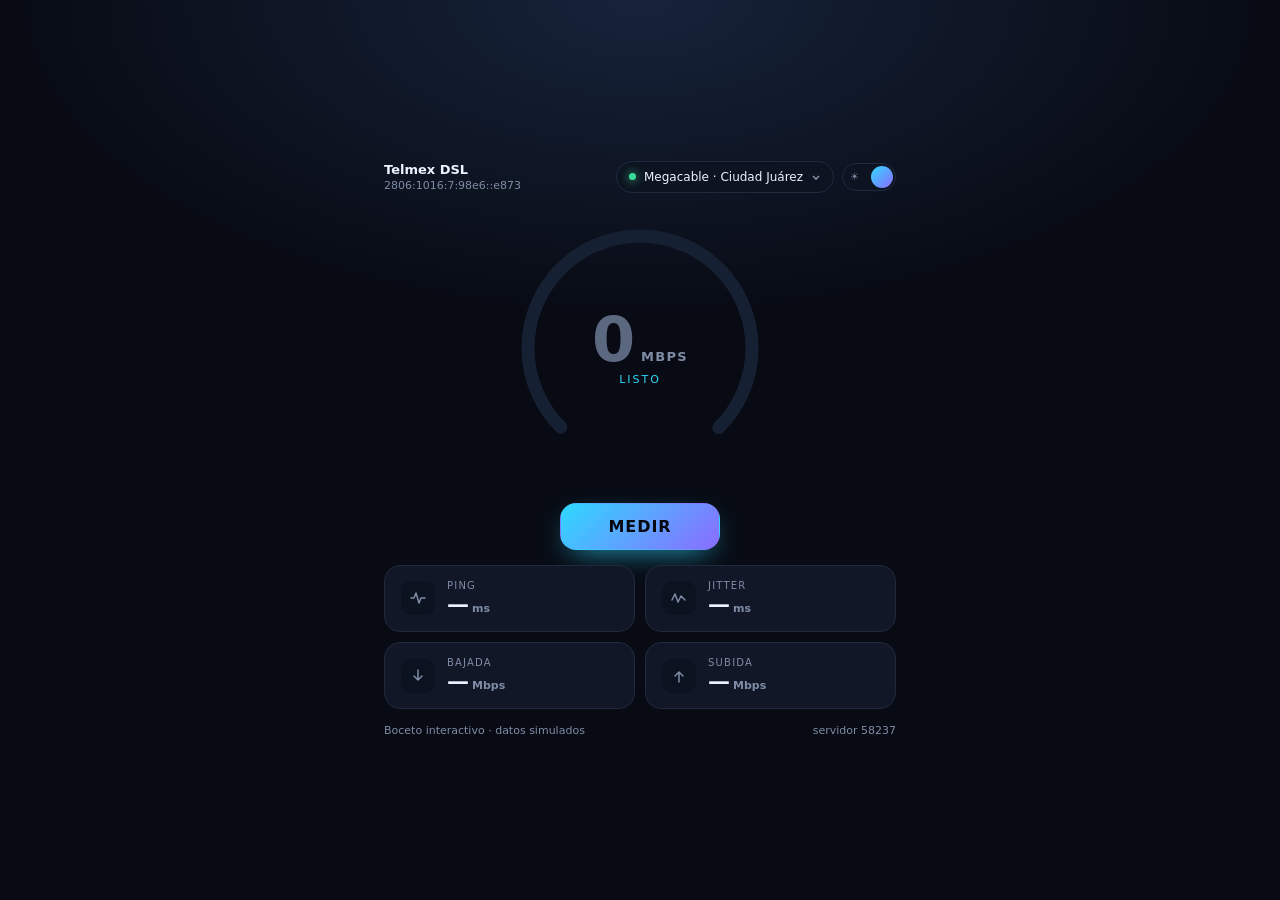
<file: mockup/index.html>
<!doctype html>
<html lang="es">
  <head>
    <meta charset="utf-8" />
    <meta name="viewport" content="width=device-width, initial-scale=1" />
    <title>LightningTest — boceto</title>
    <style>
      :root {
        color-scheme: dark;
        --bg: #080b14;
        --bg-glow: #16233a;
        --panel: #111726;
        --panel-2: #0d1320;
        --line: #1f2a3f;
        --line-strong: #2d3c58;
        --text: #edf2ff;
        --dim: #7f8ca6;
        --dim-strong: #5c6880;
        --track: #162033;
        --active-bg: #101b2a;
        --active-line: #2b4a63;
        --icon-bg: #0b1220;
        --hover: #162035;
        --overlay: rgba(4, 7, 13, 0.72);
        --focus: #2f4a68;
        --cyan: #2fd8ff;
        --violet: #8b6cff;
        --green: #3ddc97;
        --glow: rgba(47, 216, 255, 0.45);
        --go-bg: linear-gradient(135deg, #2fd8ff, #8b6cff);
        --go-ink: #05080f;
        --go-border: transparent;
        --go-shadow: rgba(47, 216, 255, 0.9);
        --go-hover: 1.07;
        --radius: 16px;
      }

      /* Light theme mirrors speedtest.net: white page, #141526 as brand ink. */
      body.light {
        color-scheme: light;
        --bg: #ffffff;
        --bg-glow: #e9eefb;
        --panel: #f7f8fa;
        --panel-2: #f1f3f7;
        --line: #e2e6ee;
        --line-strong: #cdd4e0;
        --text: #141526;
        --dim: #6b7385;
        --dim-strong: #9aa2b1;
        --track: #eceff5;
        --active-bg: #eef4ff;
        --active-line: #b9d4f5;
        --icon-bg: #ffffff;
        --hover: #eef1f6;
        --overlay: rgba(20, 21, 38, 0.32);
        --focus: #9cc0e8;
        --cyan: #0ea5e9;
        --violet: #7c3aed;
        --green: #22b573;
        --glow: rgba(14, 165, 233, 0.3);
        --go-bg: linear-gradient(135deg, #f3f4f7, #e9ebf1);
        --go-ink: #141526;
        --go-border: #a9b0bd;
        --go-shadow: rgba(20, 21, 38, 0.18);
        --go-hover: 0.97;
      }

      * { box-sizing: border-box; }

      html, body { height: 100%; margin: 0; }

      body {
        display: grid;
        place-items: center;
        background:
          radial-gradient(70% 50% at 50% 0%, var(--bg-glow) 0%, transparent 70%),
          var(--bg);
        color: var(--text);
        font-family: system-ui, -apple-system, "Segoe UI", sans-serif;
        user-select: none;
      }

      .app {
        width: 100%;
        max-width: 560px;
        padding: 16px 24px 18px;
        display: flex;
        flex-direction: column;
        gap: 15px;
      }

      /* ---- top bar ---- */
      .top {
        display: flex;
        align-items: center;
        justify-content: space-between;
        gap: 10px;
      }

      .conn { display: flex; flex-direction: column; gap: 2px; flex: none; }
      .isp { font-size: 13px; font-weight: 600; }
      .ip {
        font-size: 11px;
        color: var(--dim);
        font-variant-numeric: tabular-nums;
      }

      .tools {
        display: flex;
        align-items: center;
        justify-content: flex-end;
        gap: 8px;
        min-width: 0;
        flex: 1 1 auto;
      }

      .switch {
        position: relative;
        display: flex;
        align-items: center;
        justify-content: space-between;
        flex: none;
        width: 54px;
        height: 28px;
        padding: 0 7px;
        border: 1px solid var(--line);
        border-radius: 999px;
        background: var(--panel-2);
        cursor: pointer;
      }

      .switch:hover { border-color: var(--line-strong); }

      .switch:focus-visible { outline: 2px solid var(--focus); outline-offset: 2px; }

      .switch .glyph {
        font-size: 10px;
        line-height: 1;
        color: var(--dim);
      }

      .switch .knob {
        position: absolute;
        top: 2px;
        left: 2px;
        width: 22px;
        height: 22px;
        border-radius: 50%;
        background: linear-gradient(135deg, var(--cyan), var(--violet));
        transition: transform 180ms ease;
      }

      .switch[aria-checked="true"] .knob { transform: translateX(26px); }

      .server {
        display: flex;
        align-items: center;
        gap: 8px;
        min-width: 0;
        padding: 8px 12px;
        border: 1px solid var(--line);
        border-radius: 999px;
        background: var(--panel-2);
        color: var(--text);
        font: inherit;
        font-size: 12px;
        cursor: pointer;
      }

      .server:hover { border-color: var(--line-strong); }
      .server .label {
        overflow: hidden;
        text-overflow: ellipsis;
        white-space: nowrap;
      }
      .server svg { flex: none; color: var(--dim); }

      .dot {
        width: 7px;
        height: 7px;
        border-radius: 50%;
        background: var(--green);
        box-shadow: 0 0 10px var(--green);
        flex: none;
      }

      /* ---- gauge ---- */
      .gauge-wrap {
        position: relative;
        display: grid;
        place-items: center;
      }

      .gauge { width: 100%; max-width: 280px; aspect-ratio: 1; }

      .track, .arc {
        fill: none;
        stroke-width: 14;
        stroke-linecap: round;
      }

      .track { stroke: var(--track); }

      .arc {
        stroke: url(#grad);
        filter: drop-shadow(0 0 9px var(--glow));
        transition: stroke-dasharray 120ms linear;
      }

      .g1 { stop-color: var(--cyan); }
      .g2 { stop-color: var(--violet); }

      .center {
        position: absolute;
        inset: 0;
        display: flex;
        flex-direction: column;
        align-items: center;
        justify-content: center;
        gap: 2px;
      }

      .value {
        display: flex;
        align-items: baseline;
        gap: 8px;
        font-variant-numeric: tabular-nums;
      }

      #num {
        font-size: 62px;
        font-weight: 700;
        letter-spacing: -2px;
        line-height: 1;
      }

      #num.dim { color: var(--dim-strong); }

      .unit {
        font-size: 13px;
        font-weight: 600;
        color: var(--dim);
        text-transform: uppercase;
        letter-spacing: 0.1em;
      }

      .phase {
        font-size: 11px;
        letter-spacing: 0.18em;
        text-transform: uppercase;
        color: var(--cyan);
      }

      /* ---- action ---- */
      .actions { display: flex; justify-content: center; }

      #go {
        min-width: 160px;
        padding: 13px 34px;
        border: 1px solid var(--go-border);
        border-radius: var(--radius);
        background: var(--go-bg);
        color: var(--go-ink);
        font: inherit;
        font-weight: 800;
        letter-spacing: 0.06em;
        cursor: pointer;
        box-shadow: 0 10px 30px -12px var(--go-shadow);
      }

      #go:hover { filter: brightness(var(--go-hover)); }

      #go.running {
        background: transparent;
        border: 1px solid var(--line);
        color: var(--text);
        box-shadow: none;
      }

      /* ---- cards ---- */
      .cards {
        display: grid;
        grid-template-columns: 1fr 1fr;
        gap: 10px;
      }

      .card {
        display: flex;
        align-items: center;
        gap: 12px;
        padding: 14px 16px;
        background: var(--panel);
        border: 1px solid var(--line);
        border-radius: var(--radius);
      }

      .card.active { border-color: var(--active-line); background: var(--active-bg); }

      .icon {
        display: grid;
        place-items: center;
        width: 34px;
        height: 34px;
        flex: none;
        border-radius: 10px;
        background: var(--icon-bg);
        color: var(--dim);
      }

      .card.active .icon { color: var(--cyan); }

      .card .body { display: flex; flex-direction: column; gap: 2px; min-width: 0; }
      .card .k {
        font-size: 10px;
        letter-spacing: 0.12em;
        text-transform: uppercase;
        color: var(--dim);
      }
      .card .v {
        font-size: 22px;
        font-weight: 600;
        font-variant-numeric: tabular-nums;
        line-height: 1.1;
      }
      .card .u2 { font-size: 11px; color: var(--dim); margin-left: 3px; }

      .foot {
        display: flex;
        justify-content: space-between;
        font-size: 11px;
        color: var(--dim);
      }

      /* ---- modal ---- */
      .modal {
        position: fixed;
        inset: 0;
        display: grid;
        place-items: center;
        padding: 24px;
        background: var(--overlay);
        backdrop-filter: blur(6px);
      }

      .modal[hidden] { display: none; }

      .sheet {
        width: 100%;
        max-width: 440px;
        max-height: 78vh;
        display: flex;
        flex-direction: column;
        background: var(--panel);
        border: 1px solid var(--line);
        border-radius: 18px;
        overflow: hidden;
      }

      .sheet header {
        display: flex;
        align-items: center;
        justify-content: space-between;
        padding: 16px 18px 12px;
      }

      .sheet h2 { margin: 0; font-size: 15px; }

      .x {
        border: 0;
        background: none;
        color: var(--dim);
        font-size: 16px;
        cursor: pointer;
        padding: 4px 6px;
      }

      #q {
        margin: 0 18px 10px;
        padding: 11px 14px;
        border: 1px solid var(--line);
        border-radius: 10px;
        background: var(--panel-2);
        color: var(--text);
        font: inherit;
        font-size: 13px;
        outline: none;
      }

      #q:focus { border-color: var(--focus); }

      #list {
        list-style: none;
        margin: 0;
        padding: 0 8px;
        overflow-y: auto;
        flex: 1;
      }

      #list li { margin: 0; }

      #list button {
        display: flex;
        align-items: center;
        justify-content: space-between;
        gap: 12px;
        width: 100%;
        padding: 11px 10px;
        border: 0;
        border-radius: 10px;
        background: none;
        color: var(--text);
        font: inherit;
        text-align: left;
        cursor: pointer;
      }

      #list button:hover { background: var(--hover); }
      #list .sel { color: var(--cyan); font-size: 12px; }

      .s-name { font-size: 13px; }
      .s-loc { font-size: 11px; color: var(--dim); }

      .hint {
        margin: 0;
        padding: 12px 18px 16px;
        font-size: 11px;
        color: var(--dim);
        border-top: 1px solid var(--line);
      }
    </style>
  </head>
  <body>
    <div class="app">
      <header class="top">
        <div class="conn">
          <span class="isp">Telmex DSL</span>
          <span class="ip">2806:1016:7:98e6::e873</span>
        </div>
        <div class="tools">
          <button class="server" id="serverBtn" type="button">
            <span class="dot"></span>
            <span class="label" id="serverLabel">Megacable · Ciudad Juárez</span>
            <svg width="10" height="10" viewBox="0 0 10 10" aria-hidden="true">
              <path d="M2 4l3 3 3-3" stroke="currentColor" stroke-width="1.6" fill="none" />
            </svg>
          </button>

          <button class="switch" id="theme" type="button" role="switch" aria-checked="true"
                  aria-label="Cambiar a modo claro" title="Modo claro / oscuro">
            <span class="glyph" aria-hidden="true">☀</span>
            <span class="glyph" aria-hidden="true">☾</span>
            <span class="knob"></span>
          </button>
        </div>
      </header>

      <section class="gauge-wrap">
        <svg class="gauge" viewBox="0 0 300 300" aria-hidden="true">
          <defs>
            <linearGradient id="grad" x1="0" y1="1" x2="1" y2="0">
              <stop class="g1" offset="0%" />
              <stop class="g2" offset="100%" />
            </linearGradient>
          </defs>
          <circle class="track" cx="150" cy="150" r="120"
                  stroke-dasharray="565.5 754" transform="rotate(135 150 150)" />
          <circle id="arc" class="arc" cx="150" cy="150" r="120"
                  stroke-dasharray="0 754" transform="rotate(135 150 150)" />
        </svg>

        <div class="center">
          <div class="value">
            <span id="num" class="dim">0</span>
            <span class="unit">Mbps</span>
          </div>
          <span class="phase" id="phase">Listo</span>
        </div>
      </section>

      <div class="actions">
        <button id="go" type="button">MEDIR</button>
      </div>

      <section class="cards">
        <div class="card" id="card-ping">
          <span class="icon">
            <svg width="16" height="16" viewBox="0 0 16 16" aria-hidden="true">
              <path d="M1 8h3l2-5 3 10 2-5h4" stroke="currentColor" stroke-width="1.5"
                    fill="none" stroke-linecap="round" stroke-linejoin="round" />
            </svg>
          </span>
          <div class="body">
            <span class="k">Ping</span>
            <span class="v"><span id="ping">—</span><span class="u2">ms</span></span>
          </div>
        </div>

        <div class="card" id="card-jitter">
          <span class="icon">
            <svg width="16" height="16" viewBox="0 0 16 16" aria-hidden="true">
              <path d="M1 10l3-6 3 8 3-6 4 4" stroke="currentColor" stroke-width="1.5"
                    fill="none" stroke-linecap="round" stroke-linejoin="round" />
            </svg>
          </span>
          <div class="body">
            <span class="k">Jitter</span>
            <span class="v"><span id="jitter">—</span><span class="u2">ms</span></span>
          </div>
        </div>

        <div class="card" id="card-down">
          <span class="icon">
            <svg width="16" height="16" viewBox="0 0 16 16" aria-hidden="true">
              <path d="M8 2v10m0 0l-4-4m4 4l4-4" stroke="currentColor" stroke-width="1.5"
                    fill="none" stroke-linecap="round" stroke-linejoin="round" />
            </svg>
          </span>
          <div class="body">
            <span class="k">Bajada</span>
            <span class="v"><span id="down">—</span><span class="u2">Mbps</span></span>
          </div>
        </div>

        <div class="card" id="card-up">
          <span class="icon">
            <svg width="16" height="16" viewBox="0 0 16 16" aria-hidden="true">
              <path d="M8 14V4m0 0l-4 4m4-4l4 4" stroke="currentColor" stroke-width="1.5"
                    fill="none" stroke-linecap="round" stroke-linejoin="round" />
            </svg>
          </span>
          <div class="body">
            <span class="k">Subida</span>
            <span class="v"><span id="up">—</span><span class="u2">Mbps</span></span>
          </div>
        </div>
      </section>

      <footer class="foot">
        <span id="stamp">Boceto interactivo · datos simulados</span>
        <span id="sid">servidor 58237</span>
      </footer>
    </div>

    <div class="modal" id="modal" hidden>
      <div class="sheet" role="dialog" aria-modal="true" aria-labelledby="sheetTitle">
        <header>
          <h2 id="sheetTitle">Elegir servidor</h2>
          <button class="x" id="close" type="button" aria-label="Cerrar">✕</button>
        </header>
        <input id="q" type="search" placeholder="Buscar por ciudad o proveedor…" autocomplete="off" />
        <ul id="list"></ul>
        <p class="hint">Los más cercanos según Ookla para tu conexión.</p>
      </div>
    </div>

    <script>
      const SERVERS = [
        { id: 72430, name: "iCentral Sistemas y Comunicaciones", location: "Ciudad Juárez", country: "Mexico" },
        { id: 68105, name: "INIX 360", location: "Ciudad Juárez", country: "Mexico" },
        { id: 68895, name: "Flō Networks", location: "Ciudad Juárez", country: "Mexico" },
        { id: 16214, name: "Totalplay", location: "Ciudad Juarez", country: "Mexico" },
        { id: 12533, name: "IZZI", location: "Ciudad Juarez", country: "Mexico" },
        { id: 3355, name: "INFINITUM", location: "Ciudad Juárez", country: "Mexico" },
        { id: 58237, name: "Megacable", location: "Ciudad Juárez", country: "Mexico" },
        { id: 69552, name: "Stered", location: "Ciudad Juarez", country: "Mexico" },
        { id: 39123, name: "JackRabbit Internet", location: "El Paso, TX", country: "United States" },
        { id: 65151, name: "Vexus Fiber", location: "Las Cruces, NM", country: "United States" },
      ];

      const $ = (id) => document.getElementById(id);
      const CIRC = 2 * Math.PI * 120;
      const SPAN = CIRC * 0.75; // 270°

      let selected = SERVERS[6];
      let running = false;

      const fmt = (n) => (n >= 100 ? n.toFixed(0) : n.toFixed(1));

      function drawGauge(mbps) {
        // Log scale 1..1000 Mbps, same mapping the real app should use.
        const frac = Math.min(1, Math.log10(1 + Math.max(0, mbps)) / Math.log10(1001));
        const arc = $("arc");
        arc.setAttribute("stroke-dasharray", `${SPAN * frac} ${CIRC}`);
        // A round cap still paints a dot at zero length.
        arc.style.opacity = frac > 0.002 ? 1 : 0;
      }

      function phase(text) {
        $("phase").textContent = text;
      }

      function mark(...ids) {
        for (const el of document.querySelectorAll(".card")) el.classList.remove("active");
        for (const id of ids) $(id).classList.add("active");
      }

      function setServer(s) {
        selected = s;
        $("serverLabel").textContent = `${s.name} · ${s.location}`;
        $("sid").textContent = `servidor ${s.id}`;
      }

      /* ---- theme switch ---- */
      const THEME_KEY = "lt-theme";

      function applyTheme(light) {
        document.body.classList.toggle("light", light);
        $("theme").setAttribute("aria-checked", String(!light));
        $("theme").setAttribute("aria-label", light ? "Cambiar a modo oscuro" : "Cambiar a modo claro");
        localStorage.setItem(THEME_KEY, light ? "light" : "dark");
      }

      $("theme").addEventListener("click", () => {
        applyTheme(!document.body.classList.contains("light"));
      });

      applyTheme(localStorage.getItem(THEME_KEY) === "light");

      /* ---- server picker ---- */
      function renderList(filter = "") {
        const needle = filter.trim().toLowerCase();
        const ul = $("list");
        ul.innerHTML = "";
        for (const s of SERVERS) {
          const hay = `${s.name} ${s.location} ${s.country}`.toLowerCase();
          if (needle && !hay.includes(needle)) continue;
          const li = document.createElement("li");
          const b = document.createElement("button");
          b.type = "button";
          b.innerHTML = `
            <span>
              <span class="s-name"></span><br />
              <span class="s-loc"></span>
            </span>
            ${s.id === selected.id ? '<span class="sel">en uso</span>' : ""}`;
          b.querySelector(".s-name").textContent = s.name;
          b.querySelector(".s-loc").textContent = `${s.location} · ${s.country}`;
          b.addEventListener("click", () => {
            setServer(s);
            closeModal();
          });
          li.appendChild(b);
          ul.appendChild(li);
        }
        if (!ul.children.length) {
          const li = document.createElement("li");
          li.className = "s-loc";
          li.style.padding = "16px 10px";
          li.textContent = "Sin resultados";
          ul.appendChild(li);
        }
      }

      function openModal() {
        $("modal").hidden = false;
        $("q").value = "";
        renderList();
        $("q").focus();
      }

      function closeModal() {
        $("modal").hidden = true;
        $("serverBtn").focus();
      }

      $("serverBtn").addEventListener("click", openModal);
      $("close").addEventListener("click", closeModal);
      $("modal").addEventListener("click", (e) => {
        if (e.target === $("modal")) closeModal();
      });
      $("q").addEventListener("input", (e) => renderList(e.target.value));
      document.addEventListener("keydown", (e) => {
        if (e.key === "Escape" && !$("modal").hidden) closeModal();
      });

      /* ---- simulated test ---- */
      const sleep = (ms) => new Promise((r) => setTimeout(r, ms));

      function ramp(target, duration, onTick) {
        return new Promise((resolve) => {
          const t0 = performance.now();
          function frame(now) {
            const p = Math.min(1, (now - t0) / duration);
            const eased = 1 - Math.pow(1 - p, 2);
            const jitter = 0.93 + Math.random() * 0.14;
            onTick(Math.min(target * 1.04, target * eased * jitter), p);
            if (p < 1) requestAnimationFrame(frame);
            else resolve();
          }
          requestAnimationFrame(frame);
        });
      }

      async function runTest() {
        running = true;
        $("go").textContent = "DETENER";
        $("go").classList.add("running");
        $("stamp").textContent = "Midiendo…";

        const ping = 5 + Math.random() * 9;
        const jitter = 0.6 + Math.random() * 2.4;
        const down = 160 + Math.random() * 140;
        const up = 200 + Math.random() * 120;

        // ping
        $("num").textContent = "0";
        $("num").classList.add("dim");
        drawGauge(0);
        phase("Latencia");
        mark("card-ping", "card-jitter");
        for (let i = 1; i <= 5; i++) {
          $("ping").textContent = fmt(ping * (1 + (Math.random() - 0.5) * 0.18));
          $("jitter").textContent = fmt(jitter * (1 + (Math.random() - 0.5) * 0.5));
          await sleep(110);
        }
        $("ping").textContent = fmt(ping);
        $("jitter").textContent = fmt(jitter);

        // download
        phase("Bajada");
        mark("card-down");
        $("num").classList.remove("dim");
        await ramp(down, 3600, (v) => {
          $("num").textContent = fmt(v);
          $("down").textContent = fmt(v);
          drawGauge(v);
        });
        $("down").textContent = fmt(down);

        // upload
        phase("Subida");
        mark("card-up");
        await ramp(up, 3000, (v) => {
          $("num").textContent = fmt(v);
          $("up").textContent = fmt(v);
          drawGauge(v);
        });
        $("up").textContent = fmt(up);

        // settle
        $("num").textContent = fmt(down);
        drawGauge(down);
        mark();
        phase("Listo");
        $("stamp").textContent = new Date().toLocaleTimeString("es-MX", {
          hour: "2-digit",
          minute: "2-digit",
        }) + " · " + selected.name;
        running = false;
        $("go").textContent = "MEDIR";
        $("go").classList.remove("running");
      }

      $("go").addEventListener("click", () => {
        if (!running) runTest();
      });

      setServer(selected);
      renderList();
      drawGauge(0); // keeps the round linecap from painting a dot at zero
    </script>
  </body>
</html>
</file>
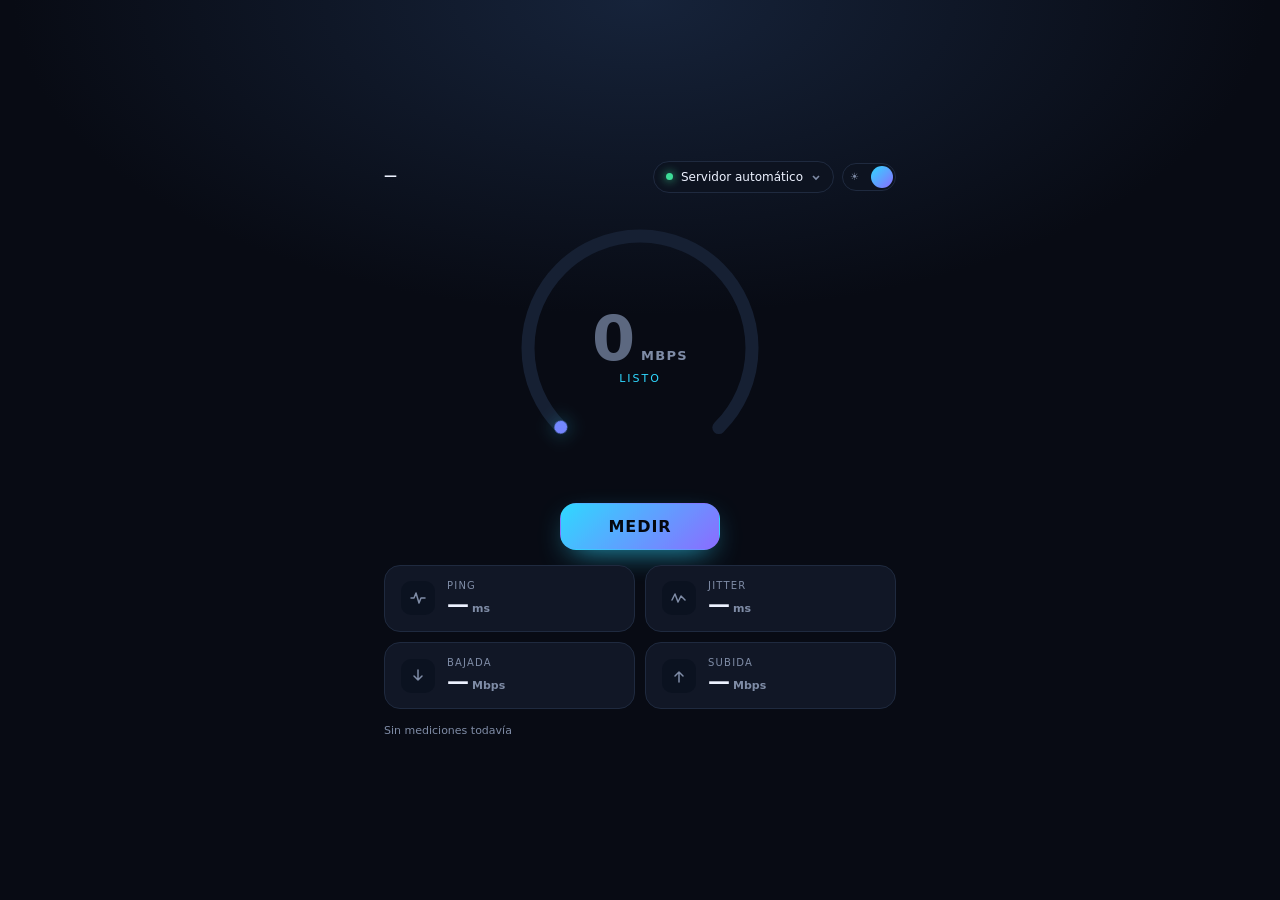
<file: src/index.html>
<!doctype html>
<html lang="es">
  <head>
    <meta charset="utf-8" />
    <meta name="viewport" content="width=device-width, initial-scale=1" />
    <title>LightningTest</title>
    <link rel="stylesheet" href="styles.css" />
  </head>
  <body>
    <div class="app">
      <header class="top">
        <div class="conn">
          <span class="isp" id="isp">—</span>
          <span class="ip" id="ip"></span>
        </div>
        <div class="tools">
          <button class="server" id="serverBtn" type="button">
            <span class="dot"></span>
            <span class="label" id="serverLabel">Servidor automático</span>
            <svg width="10" height="10" viewBox="0 0 10 10" aria-hidden="true">
              <path d="M2 4l3 3 3-3" stroke="currentColor" stroke-width="1.6" fill="none" />
            </svg>
          </button>

          <button class="switch" id="theme" type="button" role="switch" aria-checked="true"
                  aria-label="Cambiar a modo claro" title="Modo claro / oscuro">
            <span class="glyph" aria-hidden="true">☀</span>
            <span class="glyph" aria-hidden="true">☾</span>
            <span class="knob"></span>
          </button>
        </div>
      </header>

      <section class="gauge-wrap">
        <svg class="gauge" viewBox="0 0 300 300" aria-hidden="true">
          <defs>
            <linearGradient id="grad" x1="0" y1="1" x2="1" y2="0">
              <stop class="g1" offset="0%" />
              <stop class="g2" offset="100%" />
            </linearGradient>
          </defs>
          <circle class="track" cx="150" cy="150" r="120"
                  stroke-dasharray="565.5 754" transform="rotate(135 150 150)" />
          <circle id="arc" class="arc" cx="150" cy="150" r="120"
                  stroke-dasharray="0 754" transform="rotate(135 150 150)" />
        </svg>

        <div class="center">
          <div class="value">
            <span id="num" class="dim">0</span>
            <span class="unit">Mbps</span>
          </div>
          <span class="phase" id="phase">Listo</span>
          <span class="err" id="error" role="alert"></span>
        </div>
      </section>

      <div class="actions">
        <button id="go" type="button">MEDIR</button>
      </div>

      <section class="cards">
        <div class="card" id="card-ping">
          <span class="icon">
            <svg width="16" height="16" viewBox="0 0 16 16" aria-hidden="true">
              <path d="M1 8h3l2-5 3 10 2-5h4" stroke="currentColor" stroke-width="1.5"
                    fill="none" stroke-linecap="round" stroke-linejoin="round" />
            </svg>
          </span>
          <div class="body">
            <span class="k">Ping</span>
            <span class="v"><span id="ping">—</span><span class="u2">ms</span></span>
          </div>
        </div>

        <div class="card" id="card-jitter">
          <span class="icon">
            <svg width="16" height="16" viewBox="0 0 16 16" aria-hidden="true">
              <path d="M1 10l3-6 3 8 3-6 4 4" stroke="currentColor" stroke-width="1.5"
                    fill="none" stroke-linecap="round" stroke-linejoin="round" />
            </svg>
          </span>
          <div class="body">
            <span class="k">Jitter</span>
            <span class="v"><span id="jitter">—</span><span class="u2">ms</span></span>
          </div>
        </div>

        <div class="card" id="card-down">
          <span class="icon">
            <svg width="16" height="16" viewBox="0 0 16 16" aria-hidden="true">
              <path d="M8 2v10m0 0l-4-4m4 4l4-4" stroke="currentColor" stroke-width="1.5"
                    fill="none" stroke-linecap="round" stroke-linejoin="round" />
            </svg>
          </span>
          <div class="body">
            <span class="k">Bajada</span>
            <span class="v"><span id="down">—</span><span class="u2">Mbps</span></span>
          </div>
        </div>

        <div class="card" id="card-up">
          <span class="icon">
            <svg width="16" height="16" viewBox="0 0 16 16" aria-hidden="true">
              <path d="M8 14V4m0 0l-4 4m4-4l4 4" stroke="currentColor" stroke-width="1.5"
                    fill="none" stroke-linecap="round" stroke-linejoin="round" />
            </svg>
          </span>
          <div class="body">
            <span class="k">Subida</span>
            <span class="v"><span id="up">—</span><span class="u2">Mbps</span></span>
          </div>
        </div>
      </section>

      <footer class="foot">
        <span id="stamp">Sin mediciones todavía</span>
        <span id="sid"></span>
      </footer>
    </div>

    <div class="modal" id="modal" hidden>
      <div class="sheet" role="dialog" aria-modal="true" aria-labelledby="sheetTitle">
        <header>
          <h2 id="sheetTitle">Elegir servidor</h2>
          <button class="x" id="close" type="button" aria-label="Cerrar">✕</button>
        </header>
        <input id="q" type="search" placeholder="Buscar por ciudad o proveedor…" autocomplete="off" />
        <ul id="list"></ul>
        <p class="hint">Los más cercanos según Ookla para tu conexión.</p>
      </div>
    </div>
    <script src="main.js"></script>
  </body>
</html>
</file>
<file: src/styles.css>
:root {
  color-scheme: dark;
  --bg: #080b14;
  --bg-glow: #16233a;
  --panel: #111726;
  --panel-2: #0d1320;
  --line: #1f2a3f;
  --line-strong: #2d3c58;
  --text: #edf2ff;
  --dim: #7f8ca6;
  --dim-strong: #5c6880;
  --track: #162033;
  --active-bg: #101b2a;
  --active-line: #2b4a63;
  --icon-bg: #0b1220;
  --hover: #162035;
  --overlay: rgba(4, 7, 13, 0.72);
  --focus: #2f4a68;
  --cyan: #2fd8ff;
  --violet: #8b6cff;
  --green: #3ddc97;
  --glow: rgba(47, 216, 255, 0.45);
  --go-bg: linear-gradient(135deg, #2fd8ff, #8b6cff);
  --go-ink: #05080f;
  --go-border: transparent;
  --go-shadow: rgba(47, 216, 255, 0.9);
  --go-hover: 1.07;
  --radius: 16px;
}

/* Light theme mirrors speedtest.net: white page, #141526 as brand ink. */
body.light {
  color-scheme: light;
  --bg: #ffffff;
  --bg-glow: #e9eefb;
  --panel: #f7f8fa;
  --panel-2: #f1f3f7;
  --line: #e2e6ee;
  --line-strong: #cdd4e0;
  --text: #141526;
  --dim: #6b7385;
  --dim-strong: #9aa2b1;
  --track: #eceff5;
  --active-bg: #eef4ff;
  --active-line: #b9d4f5;
  --icon-bg: #ffffff;
  --hover: #eef1f6;
  --overlay: rgba(20, 21, 38, 0.32);
  --focus: #9cc0e8;
  --cyan: #0ea5e9;
  --violet: #7c3aed;
  --green: #22b573;
  --glow: rgba(14, 165, 233, 0.3);
  --go-bg: linear-gradient(135deg, #f3f4f7, #e9ebf1);
  --go-ink: #141526;
  --go-border: #a9b0bd;
  --go-shadow: rgba(20, 21, 38, 0.18);
  --go-hover: 0.97;
}

* { box-sizing: border-box; }

html, body { height: 100%; margin: 0; }

body {
  display: grid;
  place-items: center;
  background:
    radial-gradient(70% 50% at 50% 0%, var(--bg-glow) 0%, transparent 70%),
    var(--bg);
  color: var(--text);
  font-family: system-ui, -apple-system, "Segoe UI", sans-serif;
  user-select: none;
}

.app {
  width: 100%;
  max-width: 560px;
  padding: 16px 24px 18px;
  display: flex;
  flex-direction: column;
  gap: 15px;
}

/* ---- top bar ---- */
.top {
  display: flex;
  align-items: center;
  justify-content: space-between;
  gap: 10px;
}

.conn { display: flex; flex-direction: column; gap: 2px; flex: none; }
.isp { font-size: 13px; font-weight: 600; }
.ip {
  font-size: 11px;
  color: var(--dim);
  font-variant-numeric: tabular-nums;
}

.tools {
  display: flex;
  align-items: center;
  justify-content: flex-end;
  gap: 8px;
  min-width: 0;
  flex: 1 1 auto;
}

.switch {
  position: relative;
  display: flex;
  align-items: center;
  justify-content: space-between;
  flex: none;
  width: 54px;
  height: 28px;
  padding: 0 7px;
  border: 1px solid var(--line);
  border-radius: 999px;
  background: var(--panel-2);
  cursor: pointer;
}

.switch:hover { border-color: var(--line-strong); }

.switch:focus-visible { outline: 2px solid var(--focus); outline-offset: 2px; }

.switch .glyph {
  font-size: 10px;
  line-height: 1;
  color: var(--dim);
}

.switch .knob {
  position: absolute;
  top: 2px;
  left: 2px;
  width: 22px;
  height: 22px;
  border-radius: 50%;
  background: linear-gradient(135deg, var(--cyan), var(--violet));
  transition: transform 180ms ease;
}

.switch[aria-checked="true"] .knob { transform: translateX(26px); }

.server {
  display: flex;
  align-items: center;
  gap: 8px;
  min-width: 0;
  padding: 8px 12px;
  border: 1px solid var(--line);
  border-radius: 999px;
  background: var(--panel-2);
  color: var(--text);
  font: inherit;
  font-size: 12px;
  cursor: pointer;
}

.server:hover { border-color: var(--line-strong); }
.server .label {
  overflow: hidden;
  text-overflow: ellipsis;
  white-space: nowrap;
}
.server svg { flex: none; color: var(--dim); }

.dot {
  width: 7px;
  height: 7px;
  border-radius: 50%;
  background: var(--green);
  box-shadow: 0 0 10px var(--green);
  flex: none;
}

/* ---- gauge ---- */
.gauge-wrap {
  position: relative;
  display: grid;
  place-items: center;
}

.gauge { width: 100%; max-width: 280px; aspect-ratio: 1; }

.track, .arc {
  fill: none;
  stroke-width: 14;
  stroke-linecap: round;
}

.track { stroke: var(--track); }

.arc {
  stroke: url(#grad);
  filter: drop-shadow(0 0 9px var(--glow));
  transition: stroke-dasharray 120ms linear;
}

.g1 { stop-color: var(--cyan); }
.g2 { stop-color: var(--violet); }

.center {
  position: absolute;
  inset: 0;
  display: flex;
  flex-direction: column;
  align-items: center;
  justify-content: center;
  gap: 2px;
}

.value {
  display: flex;
  align-items: baseline;
  gap: 8px;
  font-variant-numeric: tabular-nums;
}

#num {
  font-size: 62px;
  font-weight: 700;
  letter-spacing: -2px;
  line-height: 1;
}

#num.dim { color: var(--dim-strong); }

.unit {
  font-size: 13px;
  font-weight: 600;
  color: var(--dim);
  text-transform: uppercase;
  letter-spacing: 0.1em;
}

.phase {
  font-size: 11px;
  letter-spacing: 0.18em;
  text-transform: uppercase;
  color: var(--cyan);
}

.err {
  max-width: 170px;
  font-size: 10px;
  line-height: 1.3;
  text-align: center;
  color: #ff6b6b;
}

body.light .err { color: #c0392b; }

/* ---- action ---- */
.actions { display: flex; justify-content: center; }

#go {
  min-width: 160px;
  padding: 13px 34px;
  border: 1px solid var(--go-border);
  border-radius: var(--radius);
  background: var(--go-bg);
  color: var(--go-ink);
  font: inherit;
  font-weight: 800;
  letter-spacing: 0.06em;
  cursor: pointer;
  box-shadow: 0 10px 30px -12px var(--go-shadow);
}

#go:hover { filter: brightness(var(--go-hover)); }

#go.running {
  background: transparent;
  border: 1px solid var(--line);
  color: var(--text);
  box-shadow: none;
}

/* ---- cards ---- */
.cards {
  display: grid;
  grid-template-columns: 1fr 1fr;
  gap: 10px;
}

.card {
  display: flex;
  align-items: center;
  gap: 12px;
  padding: 14px 16px;
  background: var(--panel);
  border: 1px solid var(--line);
  border-radius: var(--radius);
}

.card.active { border-color: var(--active-line); background: var(--active-bg); }

.icon {
  display: grid;
  place-items: center;
  width: 34px;
  height: 34px;
  flex: none;
  border-radius: 10px;
  background: var(--icon-bg);
  color: var(--dim);
}

.card.active .icon { color: var(--cyan); }

.card .body { display: flex; flex-direction: column; gap: 2px; min-width: 0; }
.card .k {
  font-size: 10px;
  letter-spacing: 0.12em;
  text-transform: uppercase;
  color: var(--dim);
}
.card .v {
  font-size: 22px;
  font-weight: 600;
  font-variant-numeric: tabular-nums;
  line-height: 1.1;
}
.card .u2 { font-size: 11px; color: var(--dim); margin-left: 3px; }

.foot {
  display: flex;
  justify-content: space-between;
  font-size: 11px;
  color: var(--dim);
}

/* ---- modal ---- */
.modal {
  position: fixed;
  inset: 0;
  display: grid;
  place-items: center;
  padding: 24px;
  background: var(--overlay);
  backdrop-filter: blur(6px);
}

.modal[hidden] { display: none; }

.sheet {
  width: 100%;
  max-width: 440px;
  max-height: 78vh;
  display: flex;
  flex-direction: column;
  background: var(--panel);
  border: 1px solid var(--line);
  border-radius: 18px;
  overflow: hidden;
}

.sheet header {
  display: flex;
  align-items: center;
  justify-content: space-between;
  padding: 16px 18px 12px;
}

.sheet h2 { margin: 0; font-size: 15px; }

.x {
  border: 0;
  background: none;
  color: var(--dim);
  font-size: 16px;
  cursor: pointer;
  padding: 4px 6px;
}

#q {
  margin: 0 18px 10px;
  padding: 11px 14px;
  border: 1px solid var(--line);
  border-radius: 10px;
  background: var(--panel-2);
  color: var(--text);
  font: inherit;
  font-size: 13px;
  outline: none;
}

#q:focus { border-color: var(--focus); }

#list {
  list-style: none;
  margin: 0;
  padding: 0 8px;
  overflow-y: auto;
  flex: 1;
}

#list li { margin: 0; }

#list button {
  display: flex;
  align-items: center;
  justify-content: space-between;
  gap: 12px;
  width: 100%;
  padding: 11px 10px;
  border: 0;
  border-radius: 10px;
  background: none;
  color: var(--text);
  font: inherit;
  text-align: left;
  cursor: pointer;
}

#list button:hover { background: var(--hover); }
#list .sel { color: var(--cyan); font-size: 12px; }

.s-name { font-size: 13px; }
.s-loc { font-size: 11px; color: var(--dim); }

.hint {
  margin: 0;
  padding: 12px 18px 16px;
  font-size: 11px;
  color: var(--dim);
  border-top: 1px solid var(--line);
}
</file>
